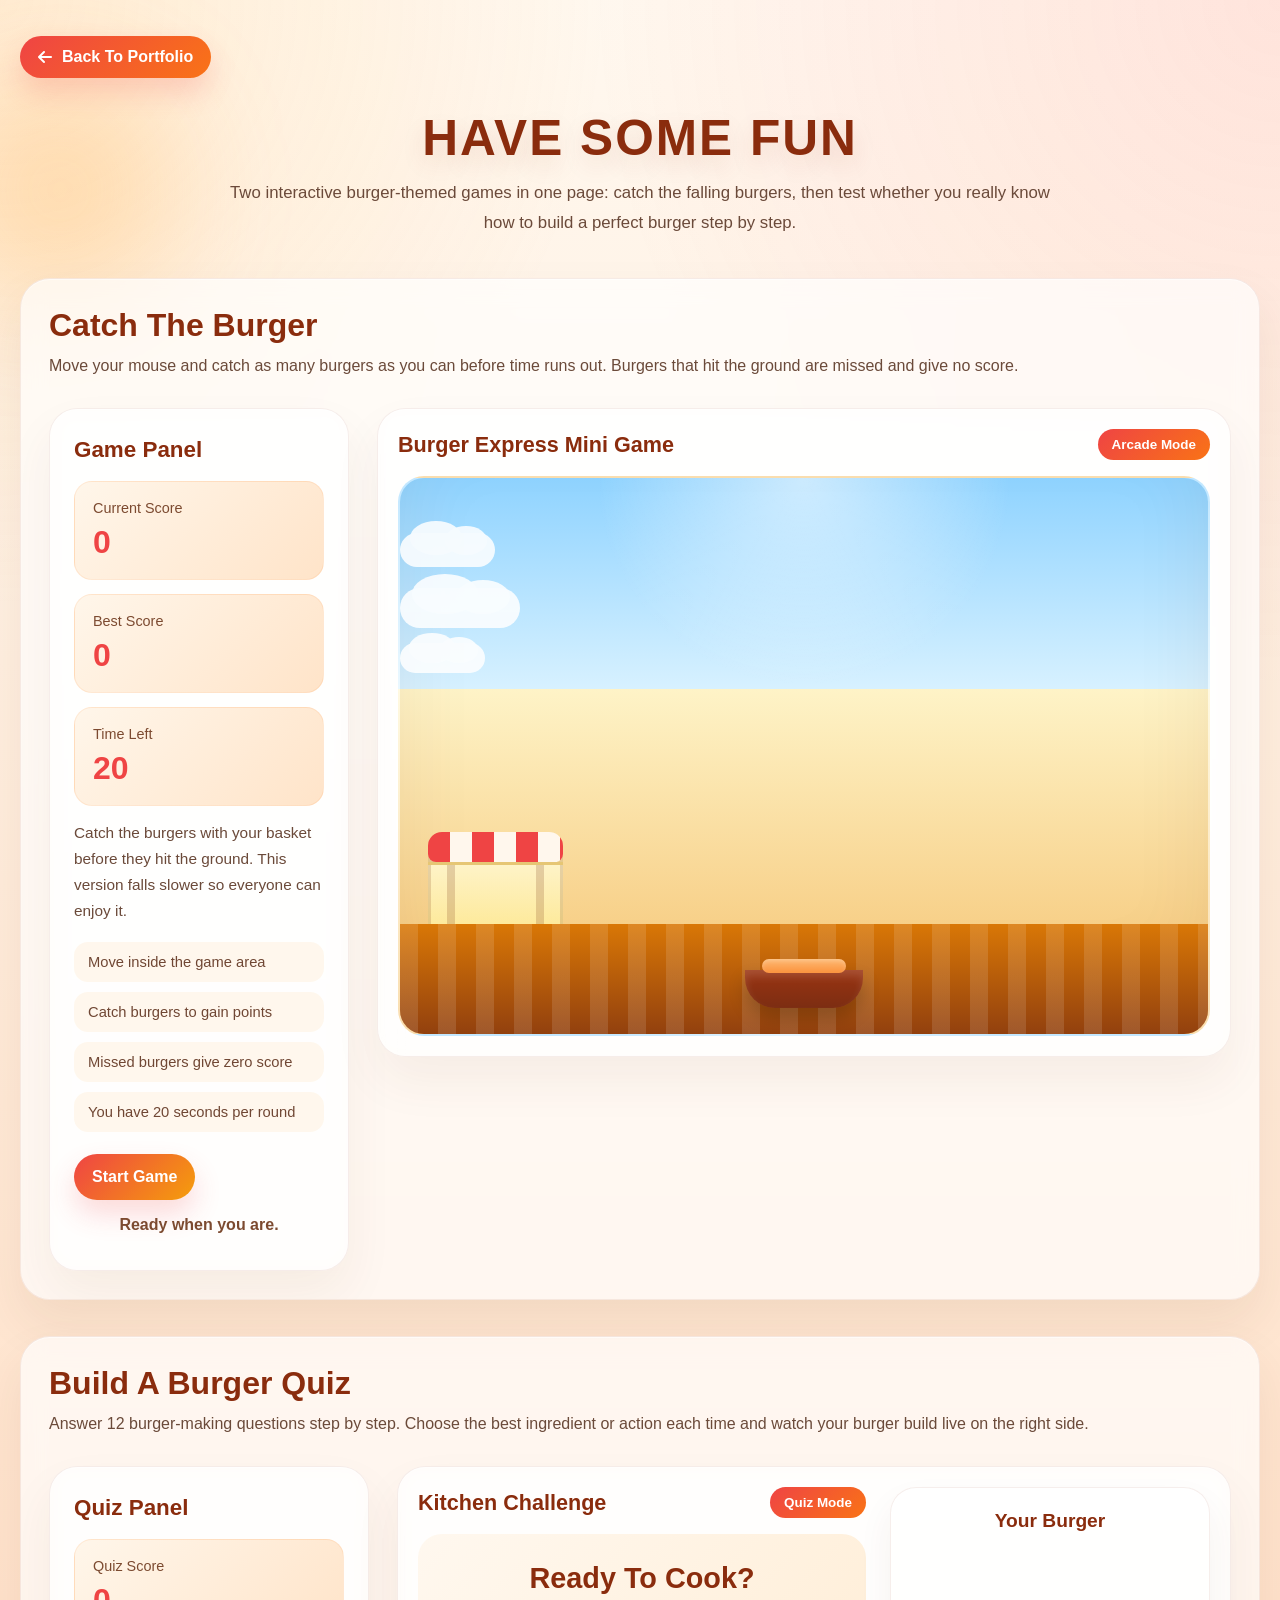
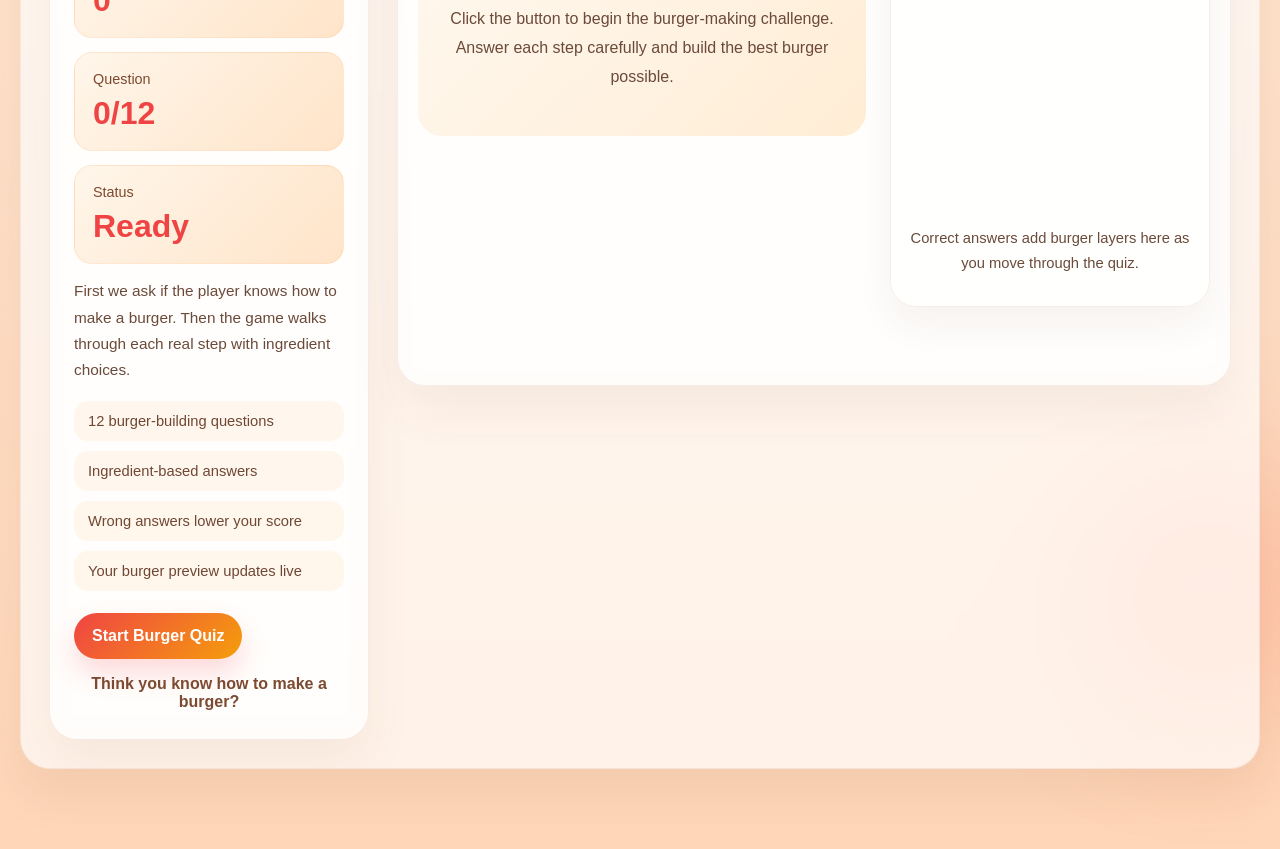
<file: fun.html>
<!DOCTYPE html>
<html lang="en">
<head>
    <meta charset="UTF-8">
    <meta name="viewport" content="width=device-width, initial-scale=1.0">
    <title>Have Some Fun | Ariful Islam</title>
    <link rel="stylesheet" href="https://cdnjs.cloudflare.com/ajax/libs/font-awesome/6.5.2/css/all.min.css">
    <style>
        * {
            margin: 0;
            padding: 0;
            box-sizing: border-box;
        }

        :root {
            --bg-1: #fff8ef;
            --bg-2: #ffe9d6;
            --bg-3: #ffd6b8;
            --text-main: #2a1f16;
            --text-soft: #6b4a3a;
            --accent-red: #ef4444;
            --accent-orange: #f97316;
            --accent-yellow: #f59e0b;
            --card-bg: rgba(255, 255, 255, 0.68);
            --card-border: rgba(138, 44, 13, 0.08);
        }

        body {
            font-family: 'Poppins', sans-serif;
            min-height: 100vh;
            background:
                radial-gradient(circle at top left, rgba(255, 180, 80, 0.18), transparent 22%),
                radial-gradient(circle at top right, rgba(255, 80, 80, 0.12), transparent 25%),
                linear-gradient(180deg, var(--bg-1) 0%, var(--bg-2) 45%, var(--bg-3) 100%);
            color: var(--text-main);
            overflow-x: hidden;
        }

        .fun-page {
            width: 100%;
            min-height: 100vh;
            padding: 36px 20px 80px;
            position: relative;
        }

        .fun-page::before,
        .fun-page::after {
            content: "";
            position: absolute;
            border-radius: 50%;
            filter: blur(60px);
            z-index: 0;
        }

        .fun-page::before {
            width: 220px;
            height: 220px;
            top: 80px;
            left: -50px;
            background: rgba(255, 174, 66, 0.28);
        }

        .fun-page::after {
            width: 280px;
            height: 280px;
            right: -70px;
            bottom: 120px;
            background: rgba(255, 99, 71, 0.18);
        }

        .fun-wrap {
            max-width: 1250px;
            margin: 0 auto;
            position: relative;
            z-index: 1;
        }

        .fun-topbar {
            display: flex;
            justify-content: space-between;
            align-items: center;
            gap: 20px;
            margin-bottom: 34px;
            flex-wrap: wrap;
        }

        .back-btn {
            display: inline-flex;
            align-items: center;
            gap: 10px;
            text-decoration: none;
            color: #ffffff;
            background: linear-gradient(135deg, var(--accent-red), var(--accent-orange));
            padding: 12px 18px;
            border-radius: 999px;
            font-weight: 600;
            box-shadow: 0 14px 28px rgba(239, 68, 68, 0.2);
            transition: transform 0.3s ease, box-shadow 0.3s ease;
        }

        .back-btn:hover {
            transform: translateY(-3px);
            box-shadow: 0 18px 32px rgba(239, 68, 68, 0.28);
        }

        .fun-hero {
            text-align: center;
            margin-bottom: 40px;
        }

        .fun-hero h1 {
            font-size: 3.1rem;
            line-height: 1.08;
            color: #8a2c0d;
            margin-bottom: 12px;
            text-transform: uppercase;
            letter-spacing: 2px;
            text-shadow: 0 10px 24px rgba(138, 44, 13, 0.12);
        }

        .fun-hero p {
            max-width: 820px;
            margin: 0 auto;
            color: var(--text-soft);
            font-size: 1.05rem;
            line-height: 1.8;
        }

        .games-stack {
            display: grid;
            gap: 36px;
        }

        .section-card {
            background: var(--card-bg);
            border: 1px solid var(--card-border);
            border-radius: 30px;
            box-shadow:
                0 24px 50px rgba(94, 45, 16, 0.08),
                inset 0 1px 0 rgba(255, 255, 255, 0.55);
            backdrop-filter: blur(12px);
            overflow: hidden;
        }

        .section-header {
            padding: 28px 28px 0;
        }

        .section-header h2 {
            font-size: 2rem;
            color: #8a2c0d;
            margin-bottom: 8px;
        }

        .section-header p {
            color: var(--text-soft);
            line-height: 1.75;
        }

        .game-shell {
            display: grid;
            grid-template-columns: 300px 1fr;
            gap: 28px;
            align-items: start;
            padding: 28px;
        }

        .game-panel,
        .game-stage-card,
        .quiz-panel,
        .quiz-stage {
            background: rgba(255, 255, 255, 0.58);
            border: 1px solid rgba(138, 44, 13, 0.08);
            border-radius: 28px;
            box-shadow:
                0 24px 50px rgba(94, 45, 16, 0.06),
                inset 0 1px 0 rgba(255, 255, 255, 0.55);
            backdrop-filter: blur(12px);
        }

        .game-panel,
        .quiz-panel {
            padding: 28px 24px;
        }

        .game-panel h3,
        .quiz-panel h3 {
            font-size: 1.4rem;
            color: #8a2c0d;
            margin-bottom: 18px;
        }

        .info-box {
            background: linear-gradient(135deg, #fff6ea, #ffe4c9);
            border-radius: 18px;
            padding: 18px;
            margin-bottom: 14px;
            border: 1px solid rgba(249, 115, 22, 0.1);
        }

        .info-box span {
            display: block;
            font-size: 0.9rem;
            color: #7c4a30;
            margin-bottom: 8px;
        }

        .info-box strong {
            font-size: 2rem;
            color: var(--accent-red);
        }

        .game-panel p,
        .quiz-panel p {
            color: var(--text-soft);
            font-size: 0.96rem;
            line-height: 1.7;
            margin: 14px 0 18px;
        }

        .game-panel ul,
        .quiz-panel ul {
            list-style: none;
            margin: 0 0 22px;
            padding: 0;
            display: grid;
            gap: 10px;
        }

        .game-panel ul li,
        .quiz-panel ul li {
            background: rgba(255, 244, 230, 0.72);
            border-radius: 14px;
            padding: 12px 14px;
            color: #704734;
            font-size: 0.92rem;
        }

        .game-btn,
        .quiz-btn,
        .answer-btn {
            border: none;
            border-radius: 999px;
            padding: 14px 18px;
            font-size: 1rem;
            font-weight: 700;
            cursor: pointer;
            color: #ffffff;
            background: linear-gradient(135deg, var(--accent-red), var(--accent-yellow));
            box-shadow: 0 14px 28px rgba(239, 68, 68, 0.2);
            transition: transform 0.3s ease, box-shadow 0.3s ease, opacity 0.3s ease;
        }

        .game-btn:hover,
        .quiz-btn:hover,
        .answer-btn:hover {
            transform: translateY(-3px);
            box-shadow: 0 18px 34px rgba(239, 68, 68, 0.28);
        }

        .game-stage-card,
        .quiz-stage {
            padding: 20px;
        }

        .stage-top {
            display: flex;
            justify-content: space-between;
            align-items: center;
            gap: 15px;
            margin-bottom: 16px;
            flex-wrap: wrap;
        }

        .stage-top h3 {
            color: #8a2c0d;
            font-size: 1.35rem;
        }

        .mini-badge {
            background: linear-gradient(135deg, var(--accent-red), var(--accent-orange));
            color: #fff;
            padding: 8px 14px;
            border-radius: 999px;
            font-size: 0.84rem;
            font-weight: 700;
        }

        #burger-game {
            position: relative;
            width: 100%;
            height: 560px;
            border-radius: 26px;
            overflow: hidden;
            background:
                radial-gradient(circle at top, rgba(255,255,255,0.55), transparent 30%),
                linear-gradient(180deg, #8fd3ff 0%, #d7f1ff 38%, #fef3c7 38%, #f4c06c 100%);
            border: 2px solid rgba(255, 255, 255, 0.45);
            box-shadow: inset 0 -50px 80px rgba(96, 53, 17, 0.08);
            cursor: none;
        }

        .cloud {
            position: absolute;
            background: rgba(255,255,255,0.95);
            border-radius: 999px;
            filter: blur(0.5px);
            opacity: 0.9;
            animation: floatCloud linear infinite;
        }

        .cloud::before,
        .cloud::after {
            content: "";
            position: absolute;
            background: rgba(255,255,255,0.95);
            border-radius: 50%;
        }

        .cloud::before {
            width: 55%;
            height: 100%;
            left: 10%;
            top: -35%;
        }

        .cloud::after {
            width: 45%;
            height: 85%;
            right: 8%;
            top: -20%;
        }

        @keyframes floatCloud {
            from { transform: translateX(-140px); }
            to { transform: translateX(calc(100% + 180px)); }
        }

        .ground-decor {
            position: absolute;
            bottom: 0;
            width: 100%;
            height: 110px;
            background:
                repeating-linear-gradient(
                    90deg,
                    rgba(255,255,255,0.12) 0,
                    rgba(255,255,255,0.12) 18px,
                    transparent 18px,
                    transparent 38px
                ),
                linear-gradient(180deg, #d97706, #92400e);
        }

        .stall {
            position: absolute;
            left: 28px;
            bottom: 82px;
            width: 135px;
            height: 120px;
        }

        .stall-roof {
            width: 100%;
            height: 30px;
            border-radius: 14px 14px 8px 8px;
            background: repeating-linear-gradient(90deg, #ef4444 0 22px, #fff7ed 22px 44px);
            box-shadow: 0 8px 0 rgba(0,0,0,0.08);
        }

        .stall-body {
            width: 100%;
            height: 90px;
            background: linear-gradient(180deg, #fef3c7, #fde68a);
            border-radius: 0 0 16px 16px;
            border: 3px solid rgba(120, 53, 15, 0.18);
            position: relative;
        }

        .stall-body::before,
        .stall-body::after {
            content: "";
            position: absolute;
            width: 8px;
            height: 100%;
            top: 0;
            background: rgba(120, 53, 15, 0.2);
        }

        .stall-body::before { left: 16px; }
        .stall-body::after { right: 16px; }

        #basket {
            position: absolute;
            bottom: 26px;
            left: 50%;
            width: 118px;
            height: 38px;
            transform: translateX(-50%);
            border-radius: 0 0 30px 30px;
            background: linear-gradient(180deg, #9a3412, #7c2d12);
            box-shadow: inset 0 6px 10px rgba(255,255,255,0.15), 0 10px 18px rgba(0,0,0,0.2);
        }

        #basket::before {
            content: "";
            position: absolute;
            top: -11px;
            left: 50%;
            transform: translateX(-50%);
            width: 84px;
            height: 14px;
            border-radius: 999px;
            background: linear-gradient(180deg, #fdba74, #fb923c);
            box-shadow: inset 0 2px 4px rgba(255,255,255,0.18);
        }

        .burger {
            position: absolute;
            top: -50px;
            font-size: 38px;
            line-height: 1;
            filter: drop-shadow(0 8px 12px rgba(0,0,0,0.16));
            user-select: none;
            pointer-events: none;
        }

        .score-floating {
            position: absolute;
            font-size: 1.2rem;
            font-weight: 800;
            color: #16a34a;
            pointer-events: none;
            animation: popScore 0.8s ease forwards;
            text-shadow: 0 4px 10px rgba(255,255,255,0.55);
        }

        @keyframes popScore {
            0% { opacity: 0; transform: translateY(0) scale(0.6); }
            25% { opacity: 1; transform: translateY(-12px) scale(1); }
            100% { opacity: 0; transform: translateY(-45px) scale(1.05); }
        }

        .game-message,
        .quiz-message {
            margin-top: 16px;
            text-align: center;
            color: #7c4a30;
            font-weight: 600;
            min-height: 26px;
        }

        .quiz-shell {
            display: grid;
            grid-template-columns: 320px 1fr;
            gap: 28px;
            padding: 28px;
            align-items: start;
        }

        .burger-preview-wrap {
            display: grid;
            grid-template-columns: 1fr 320px;
            gap: 24px;
            align-items: start;
        }

        .quiz-stage {
            min-height: 520px;
        }

        .quiz-question-box {
            background: linear-gradient(135deg, #fff8ef, #ffedd5);
            border: 1px solid rgba(249, 115, 22, 0.08);
            border-radius: 22px;
            padding: 22px;
            margin-bottom: 18px;
        }

        .quiz-question-box h4 {
            font-size: 1.35rem;
            color: #8a2c0d;
            margin-bottom: 8px;
        }

        .quiz-question-box p {
            color: var(--text-soft);
            line-height: 1.7;
        }

        .question-counter {
            display: inline-block;
            margin-bottom: 14px;
            background: #fff;
            color: #ef4444;
            padding: 8px 14px;
            border-radius: 999px;
            font-weight: 700;
            font-size: 0.9rem;
            box-shadow: 0 8px 18px rgba(0,0,0,0.05);
        }

        .answers-grid {
            display: grid;
            grid-template-columns: repeat(2, minmax(0, 1fr));
            gap: 14px;
            margin-bottom: 18px;
        }

        .answer-btn {
            text-align: left;
            border-radius: 20px;
            padding: 16px 18px;
            background: rgba(255,255,255,0.78);
            color: #6b3d22;
            border: 1px solid rgba(249, 115, 22, 0.12);
            box-shadow: none;
        }

        .answer-btn:hover {
            color: #fff;
            background: linear-gradient(135deg, #ef4444, #f97316);
        }

        .answer-btn.correct {
            background: linear-gradient(135deg, #22c55e, #16a34a);
            color: white;
        }

        .answer-btn.wrong {
            background: linear-gradient(135deg, #fb7185, #ef4444);
            color: white;
        }

        .quiz-controls {
            display: flex;
            gap: 12px;
            flex-wrap: wrap;
        }

        .quiz-btn.secondary {
            background: linear-gradient(135deg, #64748b, #475569);
            box-shadow: 0 14px 28px rgba(71, 85, 105, 0.2);
        }

        .burger-preview-card {
            background: rgba(255,255,255,0.62);
            border: 1px solid rgba(138, 44, 13, 0.08);
            border-radius: 26px;
            padding: 22px 18px;
            min-height: 420px;
            box-shadow: 0 18px 36px rgba(94, 45, 16, 0.06);
        }

        .burger-preview-card h4 {
            color: #8a2c0d;
            font-size: 1.2rem;
            margin-bottom: 14px;
            text-align: center;
        }

        .burger-preview {
            min-height: 280px;
            display: flex;
            flex-direction: column;
            justify-content: flex-end;
            align-items: center;
            gap: 4px;
            padding: 10px 0 18px;
        }

        .burger-layer {
            width: 180px;
            border-radius: 18px;
            display: flex;
            align-items: center;
            justify-content: center;
            font-size: 0.78rem;
            font-weight: 700;
            color: rgba(0,0,0,0.55);
            text-transform: uppercase;
            letter-spacing: 0.6px;
        }

        .layer-top-bun,
        .layer-bottom-bun {
            background: linear-gradient(180deg, #fbbf24, #d97706);
            height: 42px;
            color: #6b3d22;
        }

        .layer-toast {
            background: linear-gradient(180deg, #f59e0b, #b45309);
            height: 10px;
            width: 170px;
        }

        .layer-sauce {
            height: 8px;
            width: 170px;
            border-radius: 999px;
        }

        .layer-lettuce {
            background: linear-gradient(180deg, #4ade80, #16a34a);
            height: 14px;
            width: 176px;
            clip-path: polygon(0 55%, 8% 25%, 16% 65%, 24% 28%, 32% 72%, 40% 30%, 48% 66%, 56% 22%, 64% 70%, 72% 30%, 80% 64%, 88% 24%, 96% 62%, 100% 50%, 100% 100%, 0 100%);
        }

        .layer-tomato {
            background: linear-gradient(180deg, #fb7185, #dc2626);
            height: 12px;
            width: 166px;
            border-radius: 999px;
        }

        .layer-onion {
            background: linear-gradient(180deg, #e9d5ff, #c084fc);
            height: 10px;
            width: 164px;
            border-radius: 999px;
        }

        .layer-cheese {
            background: linear-gradient(180deg, #fde047, #facc15);
            height: 16px;
            width: 170px;
            clip-path: polygon(0 0, 100% 0, 94% 100%, 8% 100%);
        }

        .layer-patty {
            background: linear-gradient(180deg, #7c2d12, #4a1d0c);
            height: 24px;
            width: 172px;
        }

        .layer-pickle {
            background: linear-gradient(180deg, #a3e635, #65a30d);
            height: 10px;
            width: 150px;
            border-radius: 999px;
        }

        .burger-preview-note {
            text-align: center;
            color: var(--text-soft);
            font-size: 0.92rem;
            line-height: 1.65;
        }

        .result-box {
            background: linear-gradient(135deg, #fff8ef, #ffedd5);
            border-radius: 24px;
            padding: 28px;
            text-align: center;
        }

        .result-box h4 {
            color: #8a2c0d;
            font-size: 1.8rem;
            margin-bottom: 10px;
        }

        .result-box p {
            color: var(--text-soft);
            line-height: 1.8;
            margin-bottom: 16px;
        }

        .result-score {
            font-size: 2.2rem;
            color: #ef4444;
            font-weight: 800;
            margin-bottom: 16px;
        }

        @media (max-width: 1100px) {
            .burger-preview-wrap {
                grid-template-columns: 1fr;
            }
        }

        @media (max-width: 980px) {
            .game-shell,
            .quiz-shell {
                grid-template-columns: 1fr;
            }
        }

        @media (max-width: 768px) {
            .fun-page {
                padding: 24px 14px 70px;
            }

            .fun-hero h1 {
                font-size: 2.2rem;
            }

            .fun-hero p {
                font-size: 0.98rem;
            }

            .section-header,
            .game-shell,
            .quiz-shell {
                padding-left: 16px;
                padding-right: 16px;
            }

            #burger-game {
                height: 450px;
                cursor: default;
            }

            #basket {
                width: 96px;
                height: 32px;
            }

            .answers-grid {
                grid-template-columns: 1fr;
            }

            .burger-layer {
                width: 150px;
            }

            .layer-top-bun,
            .layer-bottom-bun {
                height: 36px;
            }
        }
    </style>
</head>
<body>
    <main class="fun-page">
        <div class="fun-wrap">
            <div class="fun-topbar">
                <a href="index.html" class="back-btn"><i class="fa-solid fa-arrow-left"></i> Back To Portfolio</a>
            </div>

            <div class="fun-hero">
                <h1>Have Some Fun</h1>
                <p>
                    Two interactive burger-themed games in one page: catch the falling burgers, then test whether you really know how to build a perfect burger step by step.
                </p>
            </div>

            <div class="games-stack">
                <section class="section-card">
                    <div class="section-header">
                        <h2>Catch The Burger</h2>
                        <p>Move your mouse and catch as many burgers as you can before time runs out. Burgers that hit the ground are missed and give no score.</p>
                    </div>

                    <div class="game-shell">
                        <aside class="game-panel">
                            <h3>Game Panel</h3>

                            <div class="info-box">
                                <span>Current Score</span>
                                <strong id="score">0</strong>
                            </div>

                            <div class="info-box">
                                <span>Best Score</span>
                                <strong id="best-score">0</strong>
                            </div>

                            <div class="info-box">
                                <span>Time Left</span>
                                <strong id="time-left">20</strong>
                            </div>

                            <p>Catch the burgers with your basket before they hit the ground. This version falls slower so everyone can enjoy it.</p>

                            <ul>
                                <li>Move inside the game area</li>
                                <li>Catch burgers to gain points</li>
                                <li>Missed burgers give zero score</li>
                                <li>You have 20 seconds per round</li>
                            </ul>

                            <button id="start-game-btn" class="game-btn">Start Game</button>
                            <div class="game-message" id="game-message">Ready when you are.</div>
                        </aside>

                        <section class="game-stage-card">
                            <div class="stage-top">
                                <h3>Burger Express Mini Game</h3>
                                <span class="mini-badge">Arcade Mode</span>
                            </div>

                            <div id="burger-game">
                                <div class="cloud" style="top: 55px; width: 95px; height: 34px; animation-duration: 22s;"></div>
                                <div class="cloud" style="top: 110px; width: 120px; height: 40px; animation-duration: 28s; animation-delay: -8s;"></div>
                                <div class="cloud" style="top: 165px; width: 85px; height: 30px; animation-duration: 18s; animation-delay: -4s;"></div>

                                <div class="stall">
                                    <div class="stall-roof"></div>
                                    <div class="stall-body"></div>
                                </div>

                                <div class="ground-decor"></div>
                                <div id="basket"></div>
                            </div>
                        </section>
                    </div>
                </section>

                <section class="section-card">
                    <div class="section-header">
                        <h2>Build A Burger Quiz</h2>
                        <p>Answer 12 burger-making questions step by step. Choose the best ingredient or action each time and watch your burger build live on the right side.</p>
                    </div>

                    <div class="quiz-shell">
                        <aside class="quiz-panel">
                            <h3>Quiz Panel</h3>

                            <div class="info-box">
                                <span>Quiz Score</span>
                                <strong id="quiz-score">0</strong>
                            </div>

                            <div class="info-box">
                                <span>Question</span>
                                <strong id="quiz-progress">0/12</strong>
                            </div>

                            <div class="info-box">
                                <span>Status</span>
                                <strong id="quiz-status">Ready</strong>
                            </div>

                            <p>First we ask if the player knows how to make a burger. Then the game walks through each real step with ingredient choices.</p>

                            <ul>
                                <li>12 burger-building questions</li>
                                <li>Ingredient-based answers</li>
                                <li>Wrong answers lower your score</li>
                                <li>Your burger preview updates live</li>
                            </ul>

                            <button id="start-quiz-btn" class="quiz-btn">Start Burger Quiz</button>
                            <div class="quiz-message" id="quiz-message">Think you know how to make a burger?</div>
                        </aside>

                        <section class="quiz-stage">
                            <div class="burger-preview-wrap">
                                <div>
                                    <div class="stage-top">
                                        <h3>Kitchen Challenge</h3>
                                        <span class="mini-badge">Quiz Mode</span>
                                    </div>

                                    <div id="quiz-content">
                                        <div class="result-box">
                                            <h4>Ready To Cook?</h4>
                                            <p>Click the button to begin the burger-making challenge. Answer each step carefully and build the best burger possible.</p>
                                        </div>
                                    </div>
                                </div>

                                <aside class="burger-preview-card">
                                    <h4>Your Burger</h4>
                                    <div class="burger-preview" id="burger-preview">
                                        <div class="burger-layer layer-bottom-bun">Bottom Bun</div>
                                    </div>
                                    <p class="burger-preview-note">Correct answers add burger layers here as you move through the quiz.</p>
                                </aside>
                            </div>
                        </section>
                    </div>
                </section>
            </div>
        </div>
    </main>

    <script>
        document.addEventListener("DOMContentLoaded", function () {
            /* Catch The Burger */
            const game = document.getElementById("burger-game");
            const basket = document.getElementById("basket");
            const scoreDisplay = document.getElementById("score");
            const bestScoreDisplay = document.getElementById("best-score");
            const timeLeftDisplay = document.getElementById("time-left");
            const startBtn = document.getElementById("start-game-btn");
            const gameMessage = document.getElementById("game-message");

            let score = 0;
            let bestScore = parseInt(localStorage.getItem("burgerBestScore")) || 0;
            let timeLeft = 20;
            let gameRunning = false;
            let burgerInterval = null;
            let timerInterval = null;

            bestScoreDisplay.textContent = bestScore;

            function moveBasket(clientX) {
                const rect = game.getBoundingClientRect();
                let x = clientX - rect.left;
                const basketHalf = basket.offsetWidth / 2;

                if (x < basketHalf) x = basketHalf;
                if (x > rect.width - basketHalf) x = rect.width - basketHalf;

                basket.style.left = x + "px";
            }

            game.addEventListener("mousemove", function (e) {
                moveBasket(e.clientX);
            });

            game.addEventListener("touchmove", function (e) {
                const touch = e.touches[0];
                moveBasket(touch.clientX);
            }, { passive: true });

            function showFloatingScore(x, y) {
                const scorePop = document.createElement("div");
                scorePop.className = "score-floating";
                scorePop.textContent = "+1";
                scorePop.style.left = x + "px";
                scorePop.style.top = y + "px";
                game.appendChild(scorePop);
                setTimeout(() => scorePop.remove(), 800);
            }

            function createBurger() {
                if (!gameRunning) return;

                const burger = document.createElement("div");
                burger.classList.add("burger");
                burger.textContent = "🍔";

                const maxLeft = game.clientWidth - 40;
                const randomLeft = Math.random() * maxLeft;
                const duration = 3.8 + Math.random() * 1.8;

                burger.dataset.caught = "false";
                burger.dataset.missed = "false";
                burger.style.left = randomLeft + "px";
                burger.style.transition = `top ${duration}s linear`;
                burger.style.top = "-50px";

                game.appendChild(burger);

                requestAnimationFrame(() => {
                    burger.style.top = (game.clientHeight - 95) + "px";
                });

                const checkHit = setInterval(() => {
                    if (!document.body.contains(burger)) {
                        clearInterval(checkHit);
                        return;
                    }

                    if (burger.dataset.caught === "true" || burger.dataset.missed === "true") {
                        clearInterval(checkHit);
                        return;
                    }

                    const burgerRect = burger.getBoundingClientRect();
                    const basketRect = basket.getBoundingClientRect();
                    const gameRect = game.getBoundingClientRect();

                    const caught =
                        burgerRect.bottom >= basketRect.top &&
                        burgerRect.top <= basketRect.bottom &&
                        burgerRect.left < basketRect.right &&
                        burgerRect.right > basketRect.left;

                    const missed = burgerRect.top >= gameRect.bottom - 80;

                    if (caught) {
                        burger.dataset.caught = "true";
                        score++;
                        scoreDisplay.textContent = score;
                        showFloatingScore(randomLeft, burger.offsetTop);
                        burger.remove();
                        clearInterval(checkHit);
                    } else if (missed) {
                        burger.dataset.missed = "true";
                        burger.remove();
                        clearInterval(checkHit);
                    }
                }, 30);
            }

            function clearBurgers() {
                document.querySelectorAll(".burger").forEach((burger) => burger.remove());
            }

            function endGame() {
                gameRunning = false;
                clearInterval(burgerInterval);
                clearInterval(timerInterval);
                clearBurgers();

                if (score > bestScore) {
                    bestScore = score;
                    localStorage.setItem("burgerBestScore", bestScore);
                    bestScoreDisplay.textContent = bestScore;
                    gameMessage.textContent = "New high score. Nicely done.";
                } else {
                    gameMessage.textContent = `Game over. You caught ${score} burger${score === 1 ? "" : "s"}.`;
                }

                startBtn.textContent = "Play Again";
            }

            function startGame() {
                if (gameRunning) return;

                score = 0;
                timeLeft = 20;
                gameRunning = true;

                scoreDisplay.textContent = score;
                timeLeftDisplay.textContent = timeLeft;
                gameMessage.textContent = "Catch them fast.";
                startBtn.textContent = "Game Running";

                clearBurgers();

                burgerInterval = setInterval(createBurger, 950);

                timerInterval = setInterval(() => {
                    timeLeft--;
                    timeLeftDisplay.textContent = timeLeft;
                    if (timeLeft <= 0) endGame();
                }, 1000);
            }

            startBtn.addEventListener("click", startGame);

            /* Burger Quiz */
            const startQuizBtn = document.getElementById("start-quiz-btn");
            const quizContent = document.getElementById("quiz-content");
            const quizScoreEl = document.getElementById("quiz-score");
            const quizProgressEl = document.getElementById("quiz-progress");
            const quizStatusEl = document.getElementById("quiz-status");
            const quizMessageEl = document.getElementById("quiz-message");
            const burgerPreview = document.getElementById("burger-preview");

            const quizQuestions = [
                {
                    question: "Do you know how to make a burger?",
                    text: "Start with confidence. Are you ready to build one properly?",
                    answers: ["Yes, let's make one", "No, not really"],
                    correct: 0,
                    layer: null,
                    correctText: "Great. Let's start cooking.",
                    wrongText: "That costs a point, but you can still try."
                },
                {
                    question: "What should finish the burger at the very top?",
                    text: "Choose the final top layer first.",
                    answers: ["Top bun", "Tomato", "Cheese", "Patty"],
                    correct: 0,
                    layer: "top-bun",
                    correctText: "Correct. The top bun stays on top.",
                    wrongText: "Not quite. A burger is finished with a top bun."
                },
                {
                    question: "Which sauce can sit under the top bun?",
                    text: "Pick a smoky, tasty top sauce.",
                    answers: ["Barbecue sauce", "Chocolate", "Custard", "Lemon juice"],
                    correct: 0,
                    layer: "bbq",
                    correctText: "Nice. Barbecue sauce works well near the top.",
                    wrongText: "That would be a strange top sauce."
                },
                {
                    question: "Which crisp topping is often placed near the top?",
                    text: "Choose the fresh green layer.",
                    answers: ["Lettuce", "Rice", "Noodles", "Soup"],
                    correct: 0,
                    layer: "lettuce",
                    correctText: "Right. Lettuce adds freshness.",
                    wrongText: "Lettuce is the classic choice."
                },
                {
                    question: "Which sliced vegetable adds juicy freshness?",
                    text: "Pick the classic round slice.",
                    answers: ["Tomato", "Banana", "Orange", "Apple"],
                    correct: 0,
                    layer: "tomato",
                    correctText: "Correct. Tomato belongs here.",
                    wrongText: "Tomato is the proper burger choice."
                },
                {
                    question: "Which mild sharp ingredient is used in rings?",
                    text: "Think of thin circular slices.",
                    answers: ["Onion", "Potato", "Carrot", "Pumpkin"],
                    correct: 0,
                    layer: "onion",
                    correctText: "Exactly. Onion adds flavor.",
                    wrongText: "Onion is the right answer here."
                },
                {
                    question: "What creamy layer makes the burger richer?",
                    text: "Choose the classic melty option.",
                    answers: ["Cheese", "Ice cream", "Cream cake", "Butter cookie"],
                    correct: 0,
                    layer: "cheese",
                    correctText: "Perfect. Cheese is a classic burger layer.",
                    wrongText: "Cheese is the correct burger choice."
                },
                {
                    question: "Which protein is the heart of the burger?",
                    text: "Pick the main filling.",
                    answers: ["Beef patty", "Fish bones", "Tea leaves", "Egg shell"],
                    correct: 0,
                    layer: "patty",
                    correctText: "Correct. The patty is the main part.",
                    wrongText: "That is not a proper burger filling."
                },
                {
                    question: "Which topping adds small tangy crunch?",
                    text: "Choose the small green topping.",
                    answers: ["Pickles", "Grapes", "Chips", "Cornflakes"],
                    correct: 0,
                    layer: "pickle",
                    correctText: "Yes. Pickles add nice tang.",
                    wrongText: "Pickles are the better burger choice."
                },
                {
                    question: "Which creamy spread often goes lower in the burger?",
                    text: "Choose the classic bun spread.",
                    answers: ["Mayonnaise", "Shampoo", "Yogurt drink", "Jam"],
                    correct: 0,
                    layer: "mayo",
                    correctText: "Good. Mayo works well near the bottom.",
                    wrongText: "Mayonnaise is the right answer."
                },
                {
                    question: "How long should you lightly toast burger buns?",
                    text: "Choose the most reasonable timing.",
                    answers: ["1 to 2 minutes", "20 minutes", "10 minutes per side", "Half an hour"],
                    correct: 0,
                    layer: "toast",
                    correctText: "Correct. Light toasting is quick.",
                    wrongText: "That timing is too much for burger buns."
                },
                {
                    question: "What should support everything at the bottom?",
                    text: "Choose the burger base.",
                    answers: ["Bottom bun", "Cheese slice", "Tomato", "Lettuce"],
                    correct: 0,
                    layer: "bottom-bun",
                    correctText: "Exactly. The bottom bun stays at the bottom.",
                    wrongText: "Every burger needs a bottom bun base."
                }
            ];

            let quizIndex = -1;
            let quizScore = 0;
            let selectedLayers = [];

            function renderBurgerPreview() {
                burgerPreview.innerHTML = "";

                const orderedTopToBottom = [
                    "top-bun",
                    "bbq",
                    "lettuce",
                    "tomato",
                    "onion",
                    "cheese",
                    "patty",
                    "pickle",
                    "mayo",
                    "toast",
                    "bottom-bun"
                ];

                orderedTopToBottom.forEach((layer) => {
                    if (!selectedLayers.includes(layer)) return;

                    const el = document.createElement("div");

                    if (layer === "top-bun") {
                        el.className = "burger-layer layer-top-bun";
                        el.textContent = "Top Bun";
                    } else if (layer === "bbq") {
                        el.className = "burger-layer layer-sauce";
                        el.style.background = "linear-gradient(180deg, #7c2d12, #4a1d0c)";
                    } else if (layer === "lettuce") {
                        el.className = "burger-layer layer-lettuce";
                    } else if (layer === "tomato") {
                        el.className = "burger-layer layer-tomato";
                    } else if (layer === "onion") {
                        el.className = "burger-layer layer-onion";
                    } else if (layer === "cheese") {
                        el.className = "burger-layer layer-cheese";
                    } else if (layer === "patty") {
                        el.className = "burger-layer layer-patty";
                    } else if (layer === "pickle") {
                        el.className = "burger-layer layer-pickle";
                    } else if (layer === "mayo") {
                        el.className = "burger-layer layer-sauce";
                        el.style.background = "linear-gradient(180deg, #fff7cc, #fde68a)";
                    } else if (layer === "toast") {
                        el.className = "burger-layer layer-toast";
                    } else if (layer === "bottom-bun") {
                        el.className = "burger-layer layer-bottom-bun";
                        el.textContent = "Bottom Bun";
                    }

                    burgerPreview.appendChild(el);
                });
            }

            function updateQuizPanel() {
                quizScoreEl.textContent = quizScore;
                quizProgressEl.textContent = `${Math.max(quizIndex + 1, 0)}/${quizQuestions.length}`;
            }

            function renderQuizIntro() {
                quizContent.innerHTML = `
                    <div class="result-box">
                        <h4>Ready To Cook?</h4>
                        <p>Click the button to begin the burger-making challenge. Answer each step carefully and build the best burger possible.</p>
                    </div>
                `;
                quizStatusEl.textContent = "Ready";
                quizMessageEl.textContent = "Think you know how to make a burger?";
            }

            function renderQuestion() {
                const q = quizQuestions[quizIndex];
                quizStatusEl.textContent = "Playing";
                updateQuizPanel();

                const answersHTML = q.answers.map((answer, index) => `
                    <button class="answer-btn" data-index="${index}">${answer}</button>
                `).join("");

                quizContent.innerHTML = `
                    <div class="quiz-question-box">
                        <span class="question-counter">Question ${quizIndex + 1} of ${quizQuestions.length}</span>
                        <h4>${q.question}</h4>
                        <p>${q.text}</p>
                    </div>
                    <div class="answers-grid">${answersHTML}</div>
                    <div class="quiz-controls">
                        <button class="quiz-btn secondary" id="quit-quiz-btn">Quit Quiz</button>
                    </div>
                `;

                document.querySelectorAll(".answer-btn").forEach((btn) => {
                    btn.addEventListener("click", handleAnswer);
                });

                const quitBtn = document.getElementById("quit-quiz-btn");
                if (quitBtn) {
                    quitBtn.addEventListener("click", function () {
                        quizStarted = false;
                        quizIndex = -1;
                        selectedLayers = [];
                        quizScore = 0;
                        updateQuizPanel();
                        renderBurgerPreview();
                        renderQuizIntro();
                    });
                }
            }

            function handleAnswer(e) {
                const q = quizQuestions[quizIndex];
                const chosen = Number(e.currentTarget.dataset.index);
                const buttons = document.querySelectorAll(".answer-btn");

                buttons.forEach((btn) => btn.disabled = true);

                if (chosen === q.correct) {
                    e.currentTarget.classList.add("correct");
                    quizScore += 1;
                    quizMessageEl.textContent = q.correctText;

                    if (q.layer && !selectedLayers.includes(q.layer)) {
                        selectedLayers.push(q.layer);
                        renderBurgerPreview();
                    }
                } else {
                    e.currentTarget.classList.add("wrong");
                    buttons[q.correct].classList.add("correct");
                    quizScore = Math.max(0, quizScore - 1);
                    quizMessageEl.textContent = q.wrongText;
                }

                quizScoreEl.textContent = quizScore;

                setTimeout(() => {
                    quizIndex++;
                    if (quizIndex < quizQuestions.length) {
                        renderQuestion();
                    } else {
                        renderQuizResult();
                    }
                }, 1200);
            }

            function renderQuizResult() {
                quizStatusEl.textContent = "Finished";
                quizProgressEl.textContent = `${quizQuestions.length}/${quizQuestions.length}`;

                let title = "Nice Work";
                let text = "You understand burger building pretty well.";

                if (quizScore <= 3) {
                    title = "Kitchen Rookie";
                    text = "You need a bit more burger training, but the challenge was fun.";
                } else if (quizScore <= 7) {
                    title = "Burger Learner";
                    text = "You know some steps, but there is room to improve your burger-making skills.";
                } else if (quizScore <= 10) {
                    title = "Burger Builder";
                    text = "Solid performance. You clearly know how a burger comes together.";
                } else {
                    title = "Burger Master";
                    text = "Excellent. You really know how to make a burger step by step.";
                }

                quizContent.innerHTML = `
                    <div class="result-box">
                        <h4>${title}</h4>
                        <div class="result-score">${quizScore} / ${quizQuestions.length}</div>
                        <p>${text}</p>
                        <button class="quiz-btn" id="restart-quiz-btn">Play Again</button>
                    </div>
                `;

                const restartBtn = document.getElementById("restart-quiz-btn");
                restartBtn.addEventListener("click", startQuiz);
            }

            function startQuiz() {
                quizStarted = true;
                quizIndex = 0;
                quizScore = 0;
                selectedLayers = [];
                renderBurgerPreview();
                updateQuizPanel();
                quizMessageEl.textContent = "Let’s build your burger.";
                renderQuestion();
            }

            startQuizBtn.addEventListener("click", startQuiz);

            renderBurgerPreview();
            renderQuizIntro();
            updateQuizPanel();
        });
    </script>
</body>
</html>
</file>
